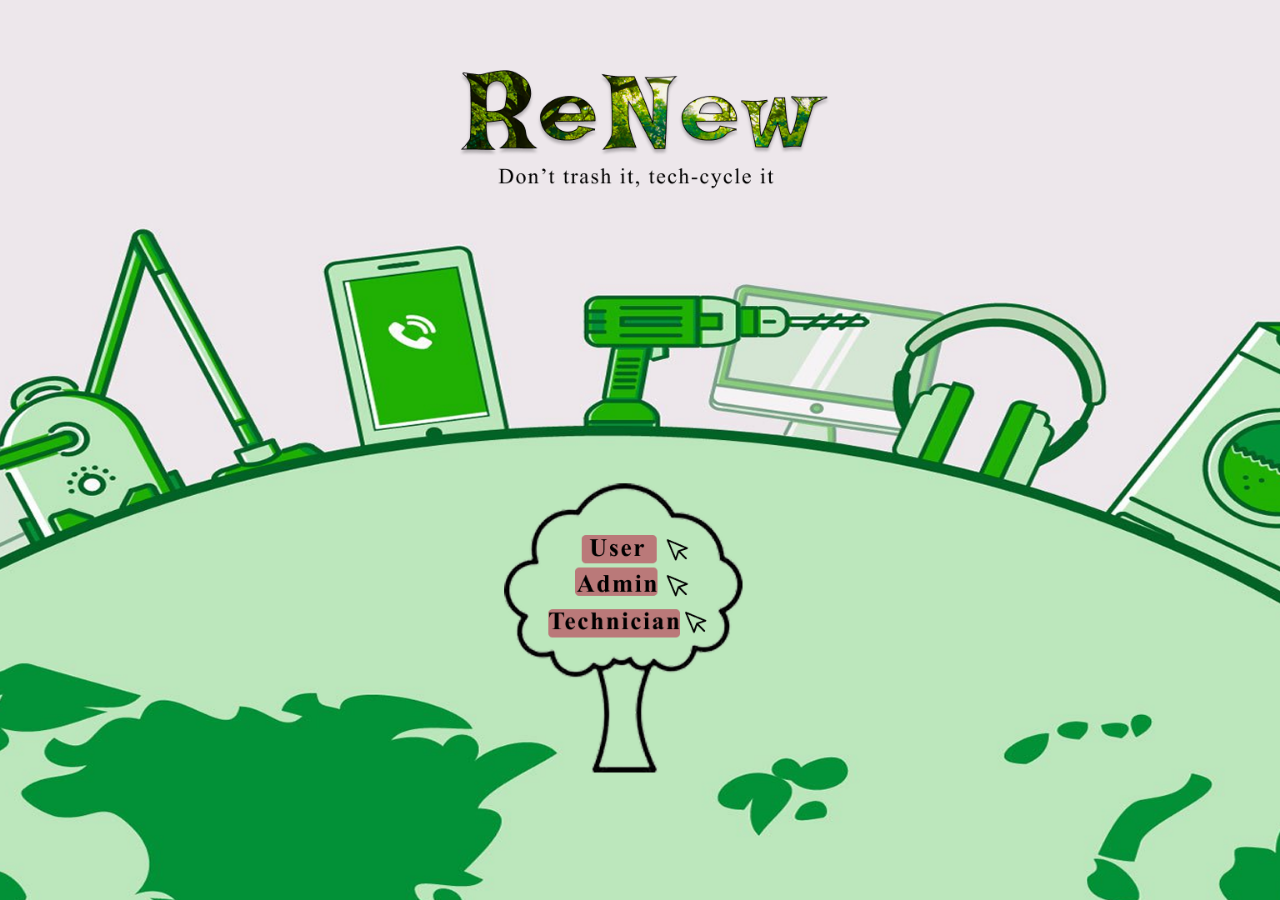
<file: home/index.html>
<!DOCTYPE html>
<html lang="en">
<head>
  <meta charset="UTF-8">
  <title>ReNew - Home</title>
  <link rel="stylesheet" href="style.css">
</head>
<body class="fade-in">

<div class="hero home">

  <!-- Falling leaves -->
  <div class="leaves">
    <span></span><span></span><span></span><span></span><span></span><span></span><span></span>
  </div>

  <!-- Invisible clickable areas -->
  <a href="user-login.html" class="hotspot user"></a>
  <a href="admin-login.html" class="hotspot admin"></a>
  <a href="technician-login.html" class="hotspot technician"></a>

</div>

<script>
  // Smooth page transition
  document.querySelectorAll('a').forEach(link => {
    link.addEventListener('click', function(e) {
      e.preventDefault();
      const href = this.getAttribute('href');
      document.body.classList.add('fade-out');
      setTimeout(() => {
        window.location.href = href;
      }, 400);
    });
  });
</script>

</body>
</html>
</file>
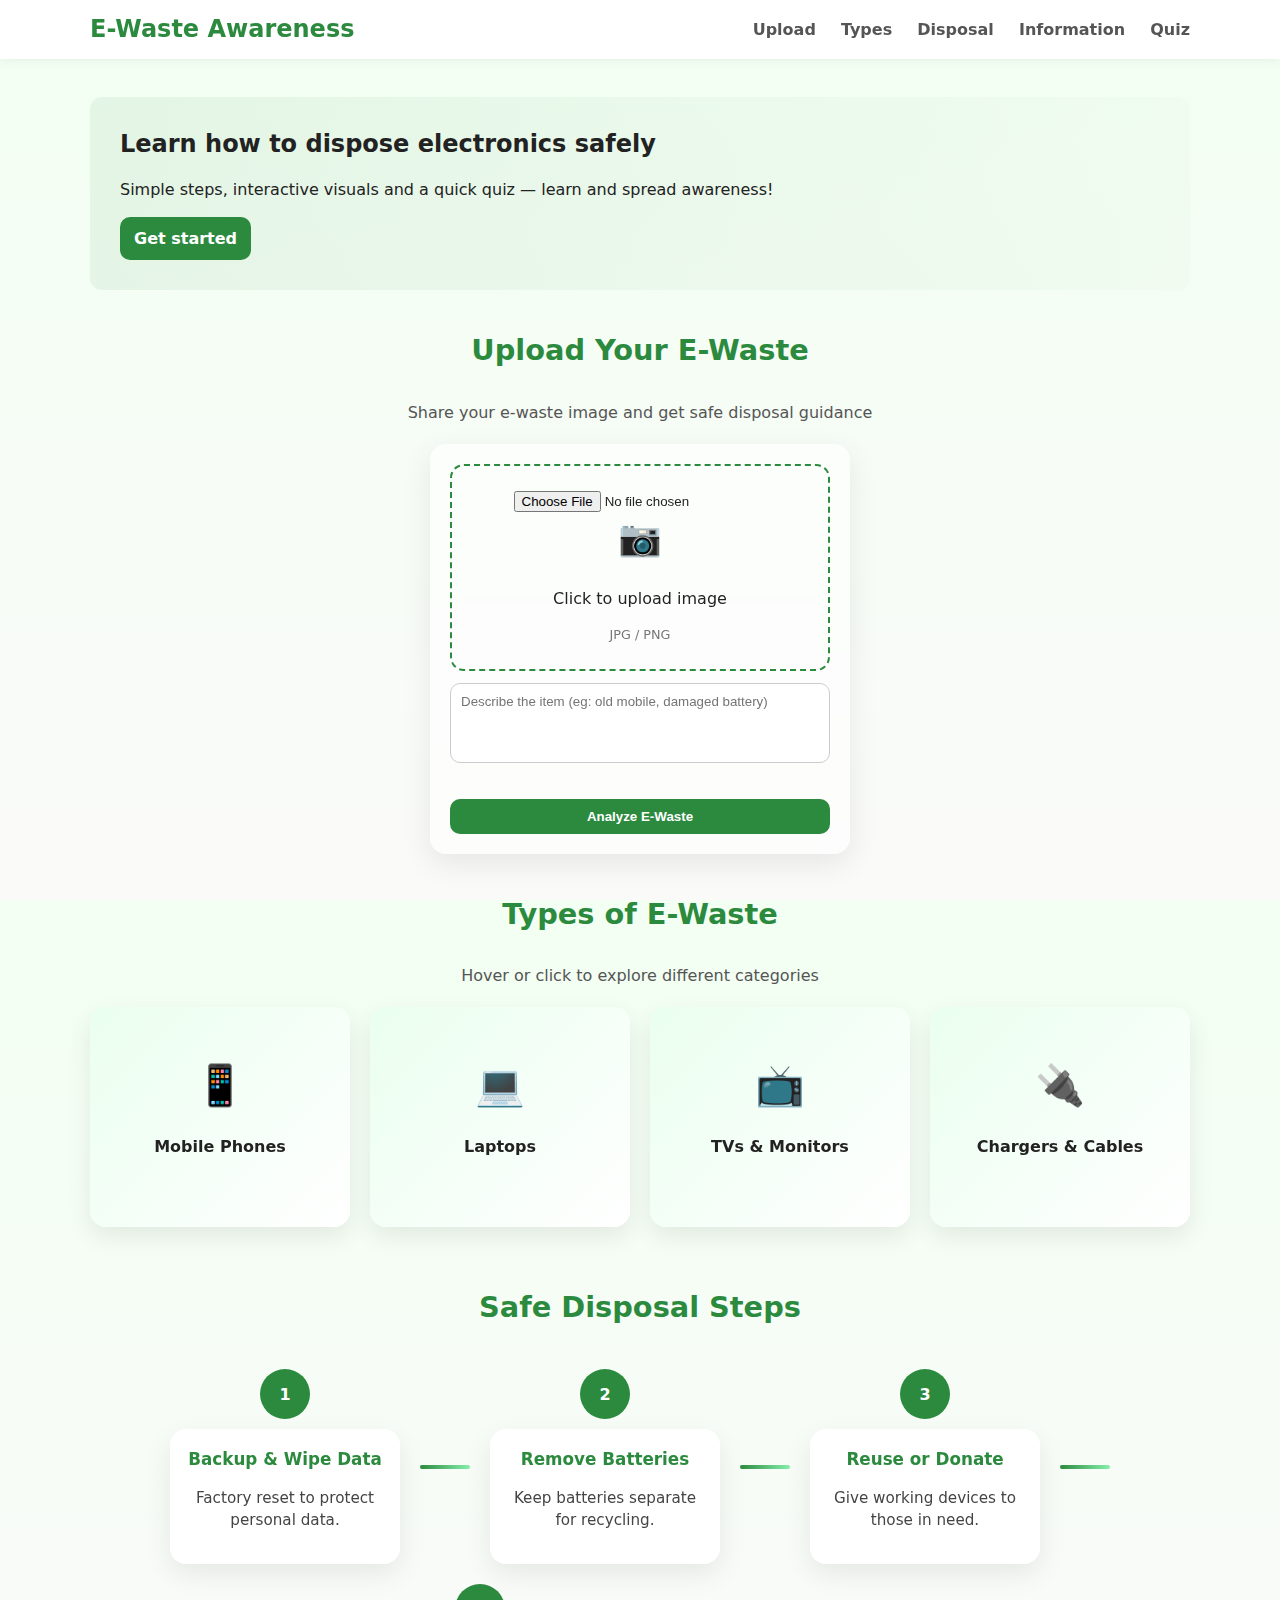
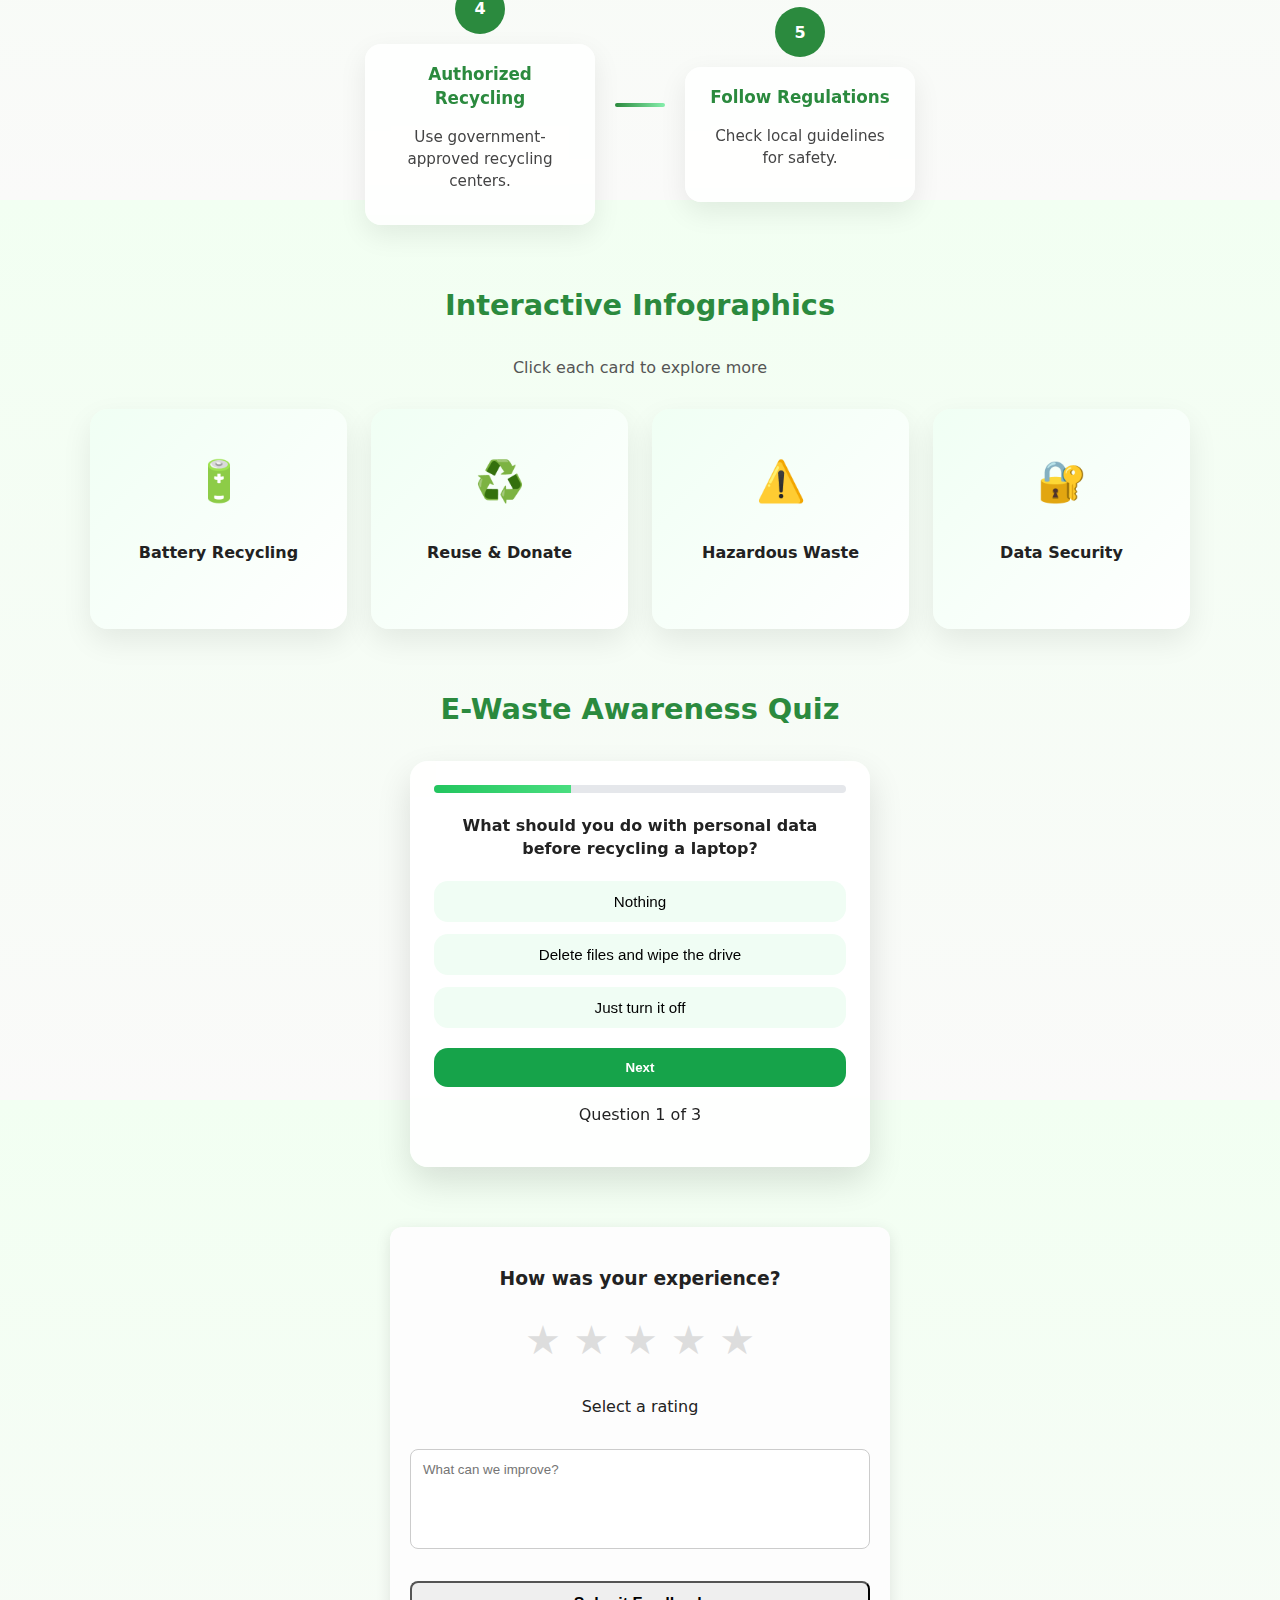
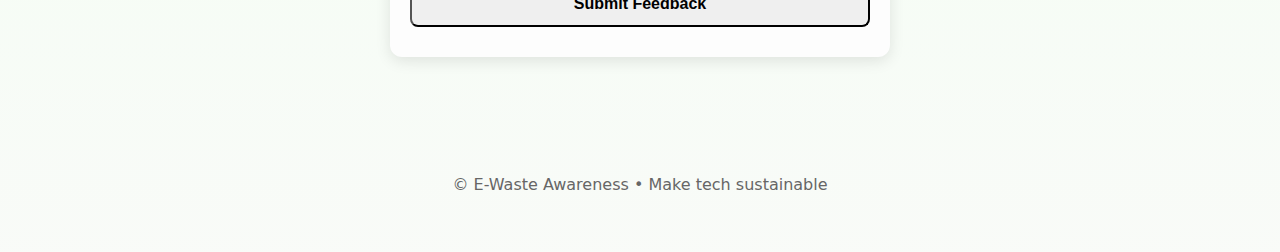
<file: user-main/index.html>
<!doctype html>
<html lang="en">
<head>
  <meta charset="utf-8" />
  <meta name="viewport" content="width=device-width,initial-scale=1" />
  <title>E-Waste Awareness</title>
  <link rel="stylesheet" href="style.css" />
</head>
<body>
  <header class="site-header">
    <div class="container header-inner">
      <h1 class="logo">E-Waste Awareness</h1>
      <nav class="main-nav">
        <a href="#Upload">Upload</a>
        <a href="#types">Types</a>
        <a href="#disposal">Disposal</a>
        <a href="#informations">Information</a>
        <a href="#quiz">Quiz</a>
      </nav>
    </div>
  </header>

  <main class="container">
    
    <section class="hero">
      <h2>Learn how to dispose electronics safely</h2>
      <p>Simple steps, interactive visuals and a quick quiz — learn and spread awareness!</p>
      <a class="btn" href="#types">Get started</a>
    </section>
    
    <!-- Upload Section -->
<section id="Upload" class="upload-section">
      <h3 class="section-title">Upload Your E-Waste</h3>
      <p class="section-sub">Share your e-waste image and get safe disposal guidance</p>

      <div class="upload-card">
        <label class="upload-area">
          <input type="file" id="imageInput" accept="image/*" >
          <div class="upload-icon">📷</div>
          <p>Click to upload image</p>
          <span>JPG / PNG</span>
        </label>

        <textarea id="description" placeholder="Describe the item (eg: old mobile, damaged battery)"></textarea>

        <button class="btn upload-btn" onclick="handleUpload()">Analyze E-Waste</button>
      </div>

      <div id="previewSection" class="preview-card hidden">
        <img id="previewImage">
        <div class="suggestion-box">
          <h4>♻ Disposal Suggestion</h4>
          <p id="suggestionText"></p>
        </div>
      </div>
      <span class="badge green" style="display:none" id="techBadge">Technician Replied</span>

      <div class="tech-response" style="display:none">
  <p><strong>Technician Suggestion:</strong>
    <span class="tech-suggestion"></span>
  </p>
  
    <span class="tech-phone"></span>
  </p>
</div>

      
    </section>


    <section id="types" class="types-section">
      <h3 class="section-title">Types of E-Waste</h3>
      <p class="section-sub">Hover or click to explore different categories</p>

      <div class="types-grid">
        <div class="type-card">
          <div class="card-inner">
            <div class="card-front">
              <span class="emoji">📱</span>
              <h4>Mobile Phones</h4>
            </div>
            <div class="card-back">
              <p>Mobile phones are one of the largest contributors due to frequent upgrades.</p>
              <div class="progress-box">
                <span>Contribution</span>
                <div class="progress"><div class="progress-fill" style="--value:70%"></div></div>
                <small>70%</small>
              </div>
            </div>
          </div>
        </div>

        <div class="type-card">
          <div class="card-inner">
            <div class="card-front">
              <span class="emoji">💻</span>
              <h4>Laptops</h4>
            </div>
            <div class="card-back">
              <p>Laptops contain batteries and circuit boards that must be recycled safely.</p>
              <div class="progress-box">
                <span>Contribution</span>
                <div class="progress"><div class="progress-fill" style="--value:60%"></div></div>
                <small>60%</small>
              </div>
            </div>
          </div>
        </div>

        <div class="type-card">
          <div class="card-inner">
            <div class="card-front">
              <span class="emoji">📺</span>
              <h4>TVs & Monitors</h4>
            </div>
            <div class="card-back">
              <p>Old TVs and monitors may contain lead and hazardous materials.</p>
              <div class="progress-box">
                <span>Contribution</span>
                <div class="progress"><div class="progress-fill" style="--value:50%"></div></div>
                <small>50%</small>
              </div>
            </div>
          </div>
        </div>

        <div class="type-card">
          <div class="card-inner">
            <div class="card-front">
              <span class="emoji">🔌</span>
              <h4>Chargers & Cables</h4>
            </div>
            <div class="card-back">
              <p>Chargers and cables contain recyclable metals like copper.</p>
              <div class="progress-box">
                <span>Contribution</span>
                <div class="progress"><div class="progress-fill" style="--value:40%"></div></div>
                <small>40%</small>
              </div>
            </div>
          </div>
        </div>
      </div>
    </section>

    <section id="disposal" class="disposal-horizontal">
  <h3 class="section-title">Safe Disposal Steps</h3>
  <div class="horizontal-steps">
    <div class="h-step">
      <div class="h-circle">1</div>
      <div class="h-box"><h4>Backup & Wipe Data</h4><p>Factory reset to protect personal data.</p></div>
    </div>
    <div class="h-line"></div>
    <div class="h-step">
      <div class="h-circle">2</div>
      <div class="h-box"><h4>Remove Batteries</h4><p>Keep batteries separate for recycling.</p></div>
    </div>
    <div class="h-line"></div>
    <div class="h-step">
      <div class="h-circle">3</div>
      <div class="h-box"><h4>Reuse or Donate</h4><p>Give working devices to those in need.</p></div>
    </div>
    <div class="h-line"></div>
    <div class="h-step">
      <div class="h-circle">4</div>
      <div class="h-box"><h4>Authorized Recycling</h4><p>Use government-approved recycling centers.</p></div>
    </div>
    <div class="h-line"></div>
    <div class="h-step">
      <div class="h-circle">5</div>
      <div class="h-box"><h4>Follow Regulations</h4><p>Check local guidelines for safety.</p></div>
    </div>
  </div>
</section>

<section id="informations" class="infographics-adv">
  <h3 class="section-title">Interactive Infographics</h3>
  <p class="section-sub">Click each card to explore more</p>

  <div class="info-grid">
    <div class="info-item" onclick="toggleInfo(this)">
      <div class="info-front">
        <span class="info-icon">🔋</span>
        <h4>Battery Recycling</h4>
      </div>
      <div class="info-back">
        <p>Batteries contain hazardous chemicals and must be disposed only at authorized battery collection points.</p>
      </div>
    </div>

    <div class="info-item" onclick="toggleInfo(this)">
      <div class="info-front">
        <span class="info-icon">♻️</span>
        <h4>Reuse & Donate</h4>
      </div>
      <div class="info-back">
        <p>Working electronics can be reused or donated to reduce environmental impact.</p>
      </div>
    </div>

    <div class="info-item" onclick="toggleInfo(this)">
      <div class="info-front">
        <span class="info-icon">⚠️</span>
        <h4>Hazardous Waste</h4>
      </div>
      <div class="info-back">
        <p>E-waste contains toxic materials like lead and mercury which harm soil and water.</p>
      </div>
    </div>

    <div class="info-item" onclick="toggleInfo(this)">
      <div class="info-front">
        <span class="info-icon">🔐</span>
        <h4>Data Security</h4>
      </div>
      <div class="info-back">
        <p>Always wipe personal data before disposing electronic devices.</p>
      </div>
    </div>
  </div>
</section>

    <section id="quiz" class="quiz-adv">
      <h3 class="section-title">E-Waste Awareness Quiz</h3>
      <div class="quiz-card">
        <div class="quiz-progress"><div id="quizProgress"></div></div>
        <h4 id="quizQuestion"></h4>
        <div id="quizOptions" class="quiz-options"></div>
        <button id="nextBtn" class="quiz-btn">Next</button>
        <p id="quizCounter"></p>
      </div>
    </section>

    <section class="feedback-container">
      <h3>How was your experience?</h3>
      <div class="star-rating">
        <span class="star" data-value="1" onclick="handleStarClick(1)">&#9733;</span>
        <span class="star" data-value="2" onclick="handleStarClick(2)">&#9733;</span>
        <span class="star" data-value="3" onclick="handleStarClick(3)">&#9733;</span>
        <span class="star" data-value="4" onclick="handleStarClick(4)">&#9733;</span>
        <span class="star" data-value="5" onclick="handleStarClick(5)">&#9733;</span>
      </div>
      <p id="rating-status">Select a rating</p>
      <textarea id="feedbackText" placeholder="What can we improve?"></textarea>
      <button id="submitFeedback" class="final-btn">Submit Feedback</button>
    </section>

  </main>

  <footer class="site-footer">
    <div class="container">
      <p>© E-Waste Awareness • Make tech sustainable</p>
    </div>
  </footer>

  <script src="quiz.js"></script>
  <script src="script.js"></script>
</body>
</html>
</file>
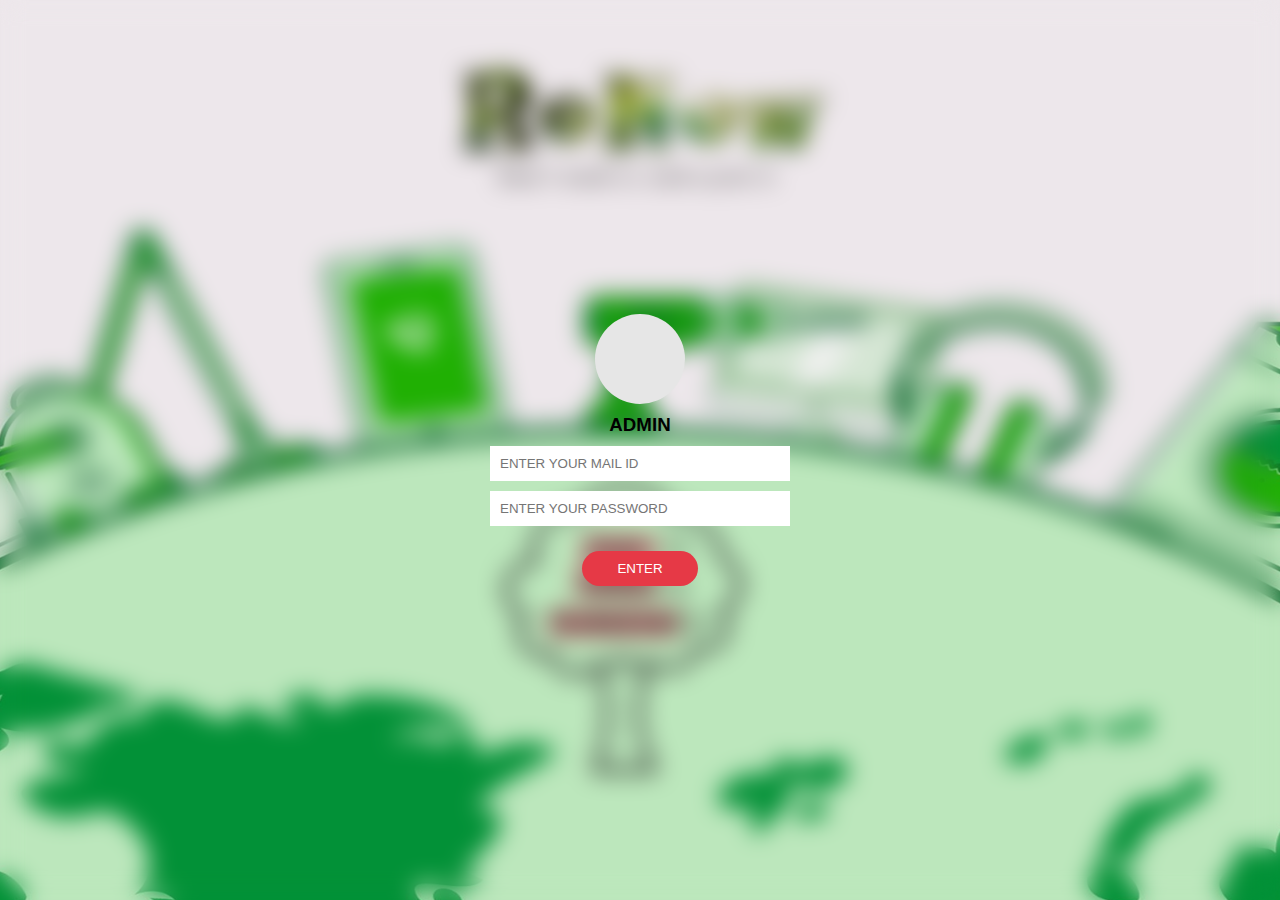
<file: home/admin-login.html>
<!DOCTYPE html>
<html lang="en">
<head>
  <meta charset="UTF-8">
  <title>Admin Login</title>
  <link rel="stylesheet" href="style.css">
</head>
<body>

<div class="hero login">
  <div class="login-box">
    <div class="avatar"></div>
    <h3>ADMIN</h3>

    <input type="email" id="adminEmail" placeholder="ENTER YOUR MAIL ID">
    <input type="password" id="adminPass" placeholder="ENTER YOUR PASSWORD">

    <button class="enter-btn" onclick="checkLogin()">ENTER</button>
  </div>
</div>

<script>
function checkLogin() {
    const email = document.getElementById('adminEmail').value;
    const pass = document.getElementById('adminPass').value;

    if (email === "adminwe4@gmail.com" && pass === "pmpm@csed") {
        sessionStorage.setItem("isAdminLoggedIn", "true");
        
        // FIXED PATH: Go up one level (..) then into the admin folder
        window.location.href = "../admin/admin-page.html"; 
    } else {
        alert("Something went wrong! You entered the wrong password or email.");
    }
}
</script>

</body>
</html>
</file>
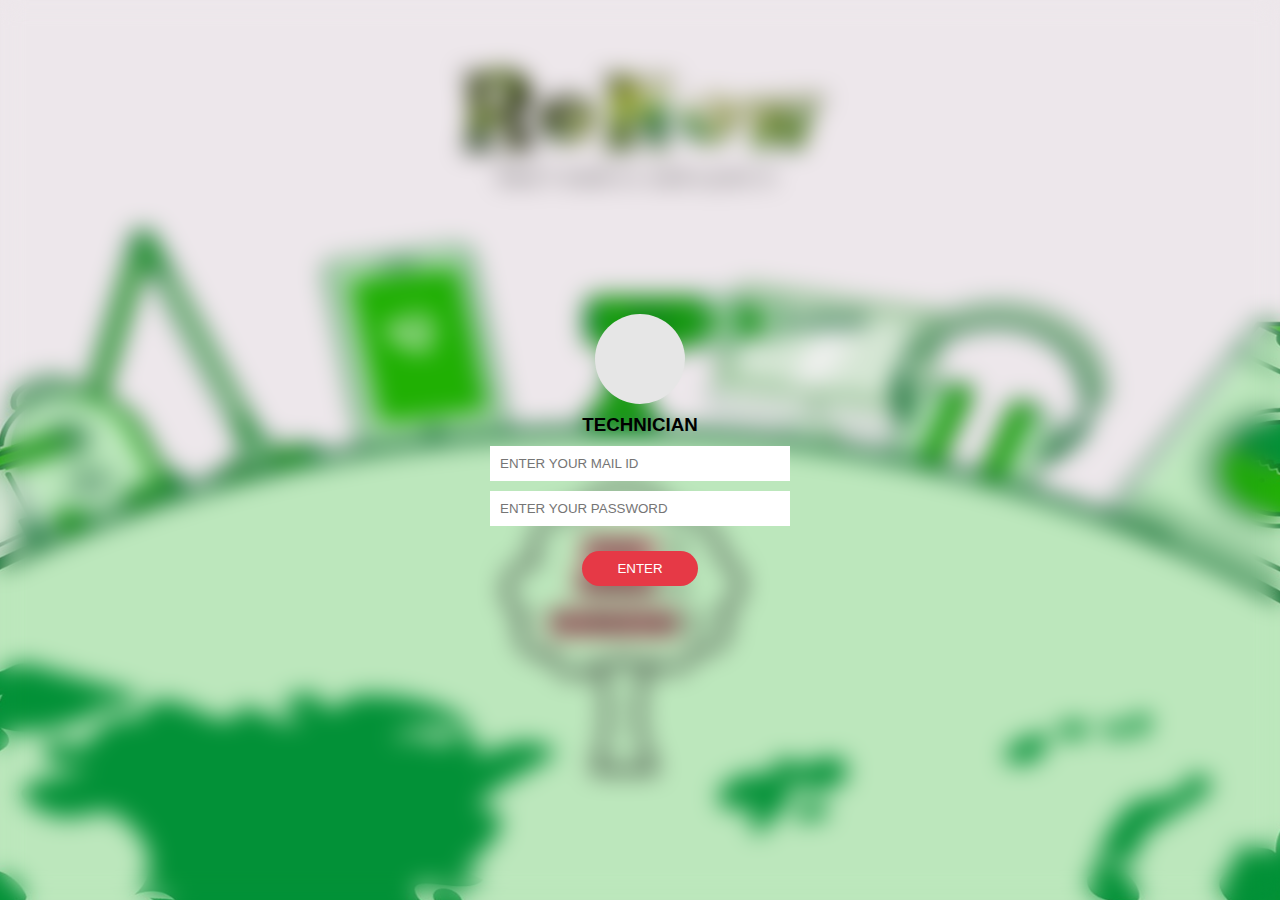
<file: home/technician-login.html>
<!DOCTYPE html>
<html lang="en">
<head>
  <meta charset="UTF-8">
  <title>Technician Login</title>
  <link rel="stylesheet" href="style.css">
</head>
<body>

<div class="hero login">
  <div class="login-box">

    <div class="avatar"></div>
    <h3>TECHNICIAN</h3>

    <input type="email" id="techEmail" placeholder="ENTER YOUR MAIL ID">
    <input type="password" id="techPass" placeholder="ENTER YOUR PASSWORD">

    <!-- ✅ onclick added -->
    <button class="enter-btn" onclick="checkTechnicianLogin()">ENTER</button>

  </div>
</div>
<script>

function checkTechnicianLogin() {

  const email = document.getElementById("techEmail").value;
  const pass  = document.getElementById("techPass").value;

  if (email === "tech@gmail.com" && pass === "tech@123") {

    sessionStorage.setItem("isTechnicianLoggedIn", "true");

    // ✅ correct file name
    window.location.href = "../technician/tech.html";

  } else {
    alert("Invalid Technician Login ❌");
  }
}
</script>






</body>
</html>
</file>
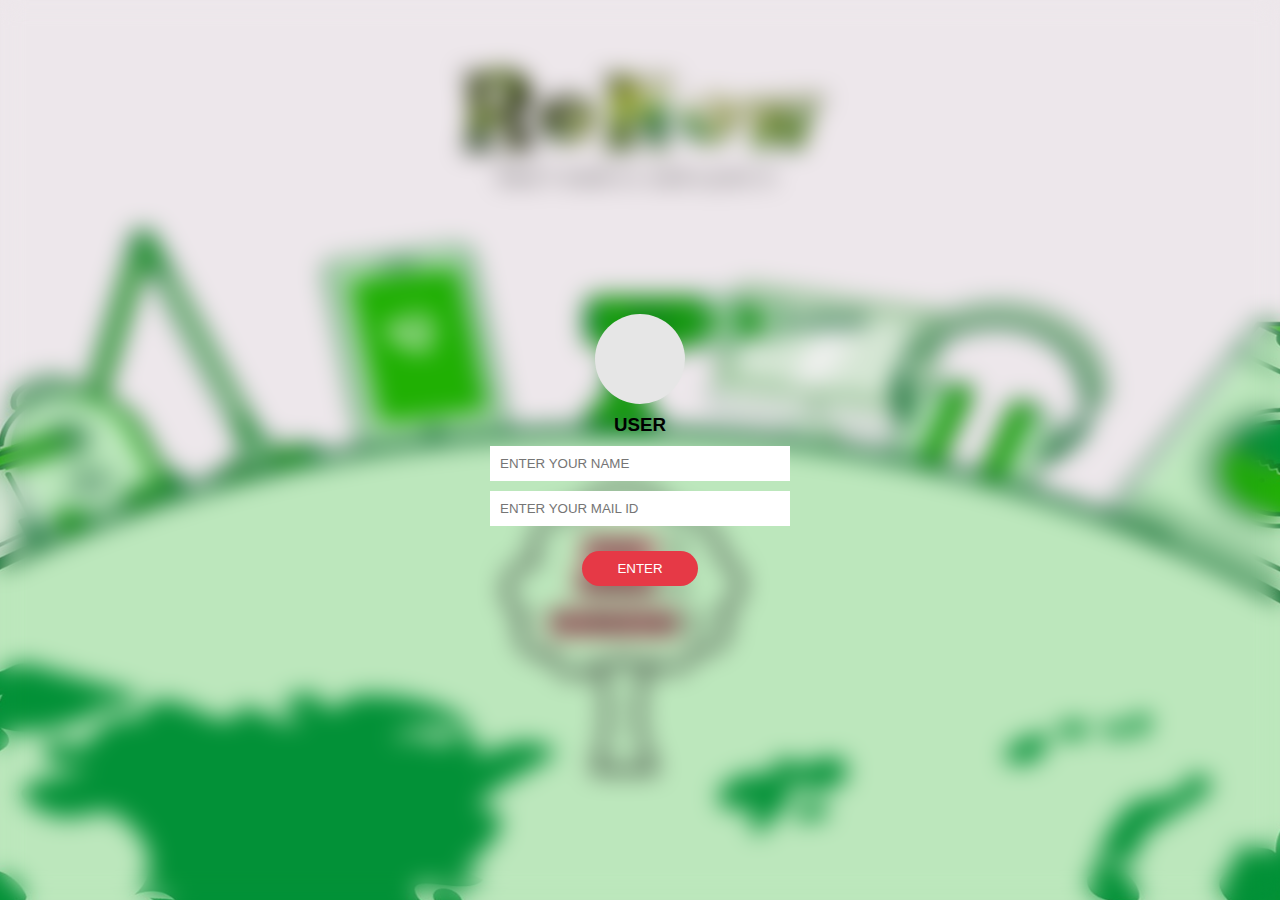
<file: home/user-login.html>
<!DOCTYPE html>
<html lang="en">
<head>
  <meta charset="UTF-8">
  <title>User Login</title>
  <link rel="stylesheet" href="style.css">
</head>
<body>

<div class="hero login">
  <div class="login-box">
    <div class="avatar"></div>
    <h3>USER</h3>

    <input type="text" id="userName" placeholder="ENTER YOUR NAME" required>
    <input type="email" id="userEmail" placeholder="ENTER YOUR MAIL ID" required>

    <button class="enter-btn" id="loginBtn">ENTER</button>
  </div>
</div>

<script>
  const loginBtn = document.getElementById("loginBtn");

  loginBtn.addEventListener("click", function(e) {
    const nameValue = document.getElementById("userName").value;
    const emailValue = document.getElementById("userEmail").value; // Capture the email

    if (nameValue === "" || emailValue === "") {
      alert("Please enter both your name and email.");
      return;
    }

    // Save BOTH values so the technician can see them later
    localStorage.setItem("username", nameValue);
    localStorage.setItem("userEmail", emailValue); 

    window.location.href = "../user-main/index.html";
  });
</script>

</body>
</html>
</file>
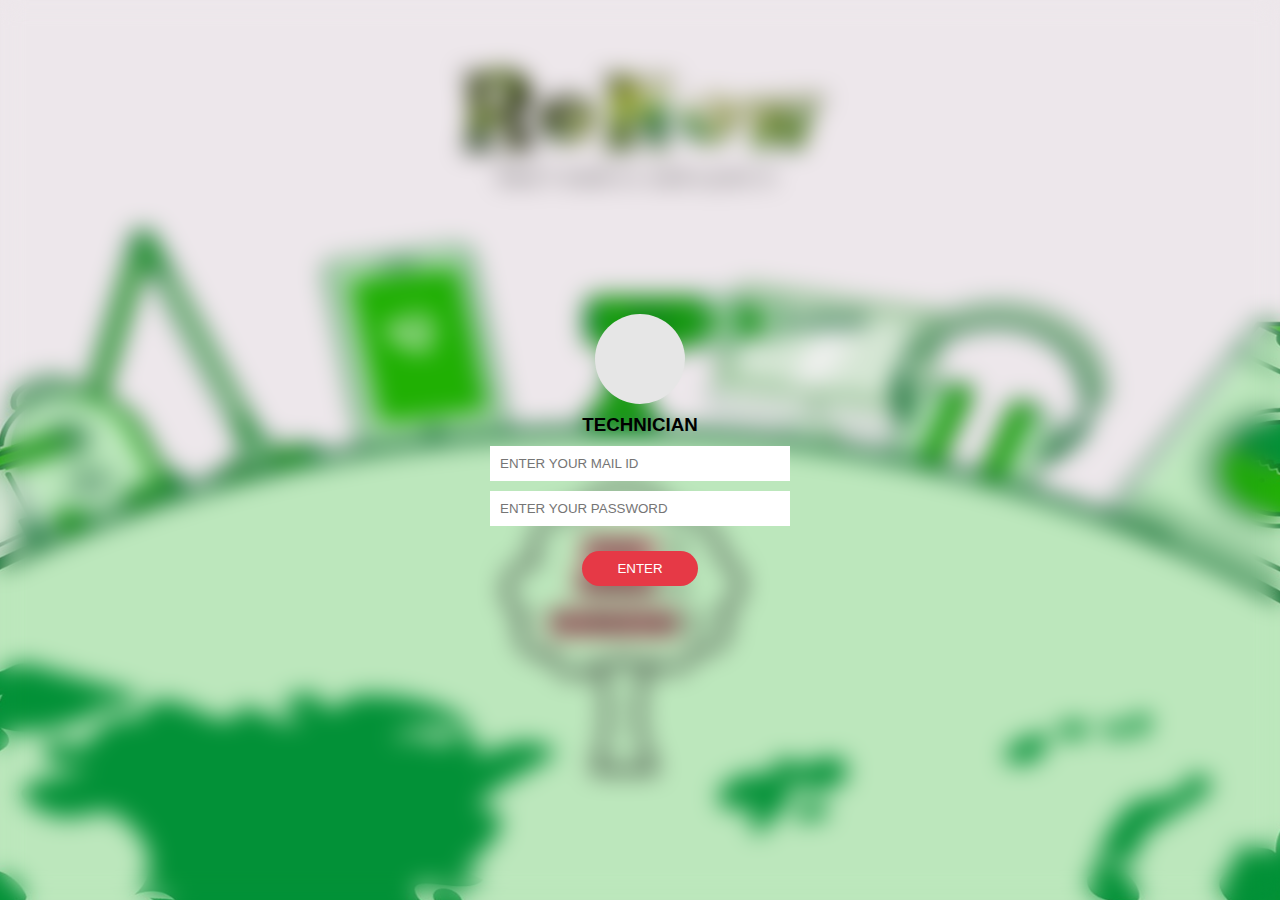
<file: technician/tech.html>
<!DOCTYPE html>
<html lang="en">
<head>
<meta charset="UTF-8">
<title>Technician Dashboard</title>
<link rel="stylesheet" href="tech.css">

<script>
  if(sessionStorage.getItem("isTechnicianLoggedIn") !== "true"){
    window.location.href = "../home/technician-login.html";
  }
</script>
</head>

<body>

<h1>🧑‍🔧 Technician Dashboard</h1>

<table class="tech-table">
  <thead>
    <tr>
      <th>Image</th>
      <th>User</th>
      <th>Category</th>
      <th>Problem</th>
      <th>Suggestion</th>
    </tr>
  </thead>
  <tbody id="techTable"></tbody>
</table>

<script src="tech.js"></script>
</body>
</html>
</file>
<file: home/style.css>
* {
  margin: 0;
  padding: 0;
  box-sizing: border-box;
  font-family: Arial, sans-serif;
}

/* HERO */
.hero {
  width: 100%;
  min-height: 100vh;
  background-image: url("Desktop - 1.png");
  background-size: cover;
  background-position: center;
  display: flex;
  justify-content: center;
  align-items: center;
  position: relative;
}

/* HOME IMAGE */
.home img {
  width: 100%;
  max-width: 1440px;
}

/* TREE TEXT LINKS */
.tree-links {
  position: absolute;
  top: 60%;
  text-align: center;
  z-index: 3;
}

.tree-links a {
  display: block;
  margin: 8px 0;
  text-decoration: none;
  color: black;
  font-weight: bold;
}

/* BLUR BACKGROUND */
.login::before {
  content: "";
  position: absolute;
  inset: 0;
  background-image: inherit;
  background-size: inherit;
  background-position: inherit;
  filter: blur(12px);
  z-index: 1;
}

/* LOGIN BOX */
.login-box {
  position: relative;
  z-index: 2;
  text-align: center;
}

/* AVATAR */
.avatar {
  width: 90px;
  height: 90px;
  background: #e6e6e6;
  border-radius: 50%;
  margin: 0 auto 10px;
}

/* INPUTS STACKED */
.login-box input {
  display: block;
  width: 300px;
  padding: 10px;
  margin: 10px auto;
  border: none;
}

/* BUTTON */
.enter-btn {
  margin-top: 15px;
  padding: 10px 35px;
  border-radius: 20px;
  border: none;
  background: #e63946;
  color: white;
  cursor: pointer;
  transition: 0.3s;
}

.enter-btn:hover {
  transform: scale(1.1);
  box-shadow: 0 0 15px #ff4d4d;
}
/* INVISIBLE CLICK AREAS */
.hotspot {
  position: absolute;
  cursor: pointer;
}

/* Adjust positions carefully (no visual change) */
.hotspot.user {
  width: 120px;
  height: 40px;
  top: 58%;
  left: 47%;
}

.hotspot.admin {
  width: 120px;
  height: 40px;
  top: 63%;
  left: 47%;
}

.hotspot.technician {
  width: 120px;
  height: 40px;
  top: 68%;
  left: 47%;
}
/* =========================
   PAGE FADE
========================= */
.fade-in {
  animation: fadeIn 0.8s ease forwards;
}

.fade-out {
  animation: fadeOut 0.4s ease forwards;
}

@keyframes fadeIn {
  from { opacity: 0; }
  to { opacity: 1; }
}

@keyframes fadeOut {
  from { opacity: 1; }
  to { opacity: 0; }
}



/* =========================
   FALLING LEAVES – SMOOTH & NATURAL
========================= */
.leaves {
  position: absolute;
  inset: 0;
  pointer-events: none;
  overflow: hidden;
  z-index: 1;
}

.leaves span {
  position: absolute;
  top: -10%;
  width: 12px;
  height: 12px;
  background: rgba(76, 175, 80, 0.5);
  border-radius: 0 70% 70% 70%;
  animation: fall linear infinite, sway ease-in-out infinite;
}

/* Individual leaf tuning */
.leaves span:nth-child(1) { left: 8%;  animation-duration: 14s, 4s; }
.leaves span:nth-child(2) { left: 20%; width: 10px; height: 10px; animation-duration: 18s, 6s; }
.leaves span:nth-child(3) { left: 35%; animation-duration: 16s, 5s; }
.leaves span:nth-child(4) { left: 50%; width: 14px; height: 14px; animation-duration: 20s, 7s; }
.leaves span:nth-child(5) { left: 65%; animation-duration: 17s, 6s; }
.leaves span:nth-child(6) { left: 78%; width: 11px; height: 11px; animation-duration: 19s, 5s; }
.leaves span:nth-child(7) { left: 90%; animation-duration: 15s, 4s; }

/* Falling motion */
@keyframes fall {
  0% {
    top: -10%;
    transform: rotate(0deg);
    opacity: 0.6;
  }
  100% {
    top: 110%;
    transform: rotate(360deg);
    opacity: 0.6;
  }
}

/* Wind sway */
@keyframes sway {
  0%, 100% {
    margin-left: 0;
  }
  50% {
    margin-left: 25px;
  }
}
</file>
<file: user-main/style.css>
:root{
  --bg: #fafaf9;
  --card: #ffffff;
  --accent: #2b8a3e;
  --muted: #666;
  --container-width: 1100px;
  --radius: 12px;
  --gap: 16px;
  font-family: Inter, "Segoe UI", Roboto, system-ui, -apple-system, "Noto Sans", "Helvetica Neue", Arial;
}

*{box-sizing:border-box}
html,body{height:100%}
body{
  margin:0;
  background:linear-gradient(180deg,#f2fff2 0%,var(--bg) 100%);
  color:#222;
  -webkit-font-smoothing:antialiased;
  -moz-osx-font-smoothing:grayscale;
  line-height:1.45;
}

.container{
  width: min(94%, var(--container-width));
  margin: 0 auto;
  padding: 20px 0;
}

.site-header{
  background: white;
  box-shadow: 0 2px 10px rgba(20,20,20,0.06);
  position: sticky;
  top: 0;
  z-index: 20;
}
.header-inner{
  display:flex;
  gap: 12px;
  align-items:center;
  justify-content:space-between;
  padding: 12px 0;
}
.logo{margin:0;color:var(--accent)}
.main-nav a{
  margin-left:12px;
  text-decoration:none;
  color:var(--muted);
  font-weight:600;
}
.hero{
  background: linear-gradient(90deg, rgba(43,138,62,0.08), rgba(43,138,62,0.02));
  padding: 30px;
  border-radius: var(--radius);
  margin: 18px 0;
}
.hero h2{margin:0 0 8px 0}
.btn{
  display:inline-block;
  background:var(--accent);
  color:white;
  padding:10px 14px;
  border-radius:10px;
  text-decoration:none;
  font-weight:600;
  border:none;
  cursor:pointer;
}
.card-section{margin: 22px 0;padding: 8px}
.grid{
  display:grid;
  gap:var(--gap);
  grid-template-columns: repeat(auto-fit,minmax(200px,1fr));
  margin-top:12px;
}
.card{
  background:var(--card);
  padding:14px;
  border-radius:10px;
  box-shadow: 0 6px 18px rgba(12,12,12,0.04);
}
.steps{padding-left:18px}

.infographics .info-card{
  cursor:pointer;
  padding:14px;
  border-radius:10px;
  transition:transform .15s ease, box-shadow .15s ease;
  background: linear-gradient(180deg,#fff 0%, #fbfffb 100%);
}
.info-card:hover{transform:translateY(-6px); box-shadow:0 8px 20px rgba(12,12,12,0.08)}

.search-box{
  display:flex;
  gap:8px;
  margin-top:10px;
}
.search-box input[type="search"]{
  flex:1;
  padding:10px;
  border-radius:8px;
  border:1px solid #ddd;
}
.result-box{
  margin-top:12px;
  padding:12px;
  border-radius:10px;
  background: #fff;
  box-shadow: 0 6px 18px rgba(12,12,12,0.03);
}

/* Quiz */
.quiz-form .q{margin-bottom:14px}
.quiz-form label{display:block; margin:6px 0; font-size:0.95rem}

/* Modal */
.modal{
  position:fixed;
  inset:0;
  display:flex;
  align-items:center;
  justify-content:center;
  background: rgba(10,10,10,0.45);
  z-index: 60;
}
.modal.hidden{display:none}
.modal-content{
  width: min(680px, 92%);
  background: #fff;
  padding:20px;
  border-radius:12px;
  position:relative;
}
.modal-close{
  position:absolute;
  top:8px;
  right:8px;
  background:transparent;
  border:none;
  font-size:22px;
  cursor:pointer;
  color:#444;
}

/* Footer */
.site-footer{
  margin-top:30px;
  padding:18px 0;
  text-align:center;
  color:var(--muted);
}

/* Responsiveness small */
@media (max-width:620px){
  .header-inner{flex-direction:column; align-items:flex-start; gap:8px}
  .main-nav a{margin-left:0}
  .hero{padding:18px}
}
/* Upload Section */
.upload-section{
  margin:40px 0;
  text-align:center;
}

.section-title{
  font-size:1.8rem;
  color:#2b8a3e;
}

.section-sub{
  color:#555;
  margin-bottom:20px;
}

/* Upload Card */
.upload-card{
  max-width:420px;
  margin:auto;
  padding:20px;
  background:rgba(255,255,255,0.6);
  backdrop-filter: blur(12px);
  border-radius:16px;
  box-shadow:0 10px 30px rgba(0,0,0,0.08);
  animation: floatUp 1s ease;
}

/* Upload Area */
/* Upload Section */
.upload-section{
  margin:40px 0;
  text-align:center;
}

.section-title{
  font-size:1.8rem;
  color:#2b8a3e;
}

.section-sub{
  color:#555;
  margin-bottom:20px;
}

/* Upload Card */
.upload-card{
  max-width:420px;
  margin:auto;
  padding:20px;
  background:rgba(255,255,255,0.6);
  backdrop-filter: blur(12px);
  border-radius:16px;
  box-shadow:0 10px 30px rgba(0,0,0,0.08);
  animation: floatUp 1s ease;
}

/* Upload Area */
.upload-area{
  display:flex;
  flex-direction:column;
  align-items:center;
  justify-content:center;
  border:2px dashed #2b8a3e;
  padding:25px;
  border-radius:14px;
  cursor:pointer;
  transition:all 0.3s ease;
}

.upload-area:hover{
  background:#f1fff4;
  transform:scale(1.03);
}

.upload-icon{
  font-size:2.2rem;
  margin-bottom:8px;
}

.upload-area span{
  font-size:0.8rem;
  color:#777;
}

/* Textarea */
.upload-card textarea{
  width:100%;
  margin-top:12px;
  padding:10px;
  border-radius:10px;
  border:1px solid #ccc;
  resize:none;
  height:80px;
}

/* Button */
.upload-btn{
  margin-top:14px;
  width:100%;
}

/* Preview Card */
.preview-card{
  margin-top:25px;
  padding:18px;
  max-width:420px;
  margin-inline:auto;
  background:#ffffff;
  border-radius:16px;
  box-shadow:0 12px 30px rgba(0,0,0,0.08);
  animation: fadeIn 0.8s ease;
}

.preview-card img{
  width:100%;
  max-height:240px;
  object-fit:contain;
  border-radius:12px;
  margin-bottom:12px;
  animation: zoomIn 0.6s ease;
}

/* Suggestion Box */
.suggestion-box{
  background:#f4fff7;
  padding:12px;
  border-radius:10px;
  border-left:5px solid #2b8a3e;
  text-align:left;
}

/* Animations */
@keyframes fadeIn{
  from{opacity:0; transform:translateY(20px)}
  to{opacity:1; transform:translateY(0)}
}

@keyframes zoomIn{
  from{transform:scale(0.9)}
  to{transform:scale(1)}
}

@keyframes floatUp{
  from{opacity:0; transform:translateY(30px)}
  to{opacity:1; transform:translateY(0)}
}

.hidden{
  display:none;
}


/* Types Section */
.types-section{
  margin:40px 0;
  text-align:center;
}

.types-grid{
  display:grid;
  grid-template-columns:repeat(auto-fit,minmax(200px,1fr));
  gap:20px;
  margin-top:20px;
}

/* Card Container */
.type-card{
  perspective:1000px;
}

/* Inner Card */
.card-inner{
  position:relative;
  width:100%;
  height:220px;
  transition:transform 0.8s;
  transform-style:preserve-3d;
}

/* Hover / Click Flip */
.type-card:hover .card-inner{
  transform:rotateY(180deg);
}

/* Card Faces */
.card-front,
.card-back{
  position:absolute;
  inset:0;
  display:flex;
  flex-direction:column;
  align-items:center;
  justify-content:center;
  border-radius:16px;
  backface-visibility:hidden;
  box-shadow:0 10px 25px rgba(0,0,0,0.08);
}

/* Front */
.card-front{
  background:linear-gradient(135deg,#eaffef,#ffffff);
}

.card-front .emoji{
  font-size:2.5rem;
  animation: bounce 2s infinite;
}

/* Back */
.card-back{
  background:#2b8a3e;
  color:#fff;
  transform:rotateY(180deg);
  padding:15px;
}

/* Animations */
@keyframes bounce{
  0%,100%{transform:translateY(0)}
  50%{transform:translateY(-6px)}
}
/* Disposal Section */
.disposal-section{
  margin:50px 0;
  text-align:center;
}

.steps-container{
  max-width:700px;
  margin:30px auto;
  display:flex;
  flex-direction:column;
  gap:18px;
}

/* Step Card */
.step-card{
  display:flex;
  align-items:center;
  gap:16px;
  padding:16px;
  border-radius:14px;
  background:#ffffff;
  box-shadow:0 8px 22px rgba(0,0,0,0.06);
  transition:all 0.3s ease;
  animation: slideUp 0.8s ease forwards;
}

.step-card:hover{
  transform:translateX(8px);
  box-shadow:0 12px 30px rgba(0,0,0,0.1);
}

/* Circle */
.step-circle{
  min-width:46px;
  height:46px;
  border-radius:50%;
  background:#2b8a3e;
  color:#fff;
  font-weight:700;
  display:flex;
  align-items:center;
  justify-content:center;
  font-size:1.1rem;
}

/* Content */
.step-content{
  text-align:left;
}

.step-content h4{
  margin:0;
  color:#2b8a3e;
}

.step-content p{
  margin:4px 0 0;
  color:#555;
  font-size:0.95rem;
}

/* Animation */
@keyframes slideUp{
  from{opacity:0; transform:translateY(20px)}
  to{opacity:1; transform:translateY(0)}
}
/* Horizontal Disposal Section */
.disposal-horizontal{
  margin:60px 0;
  text-align:center;
}

.horizontal-steps{
  display:flex;
  align-items:center;
  justify-content:center;
  gap:20px;
  flex-wrap:wrap;
  margin-top:40px;
}

/* Step */
.h-step{
  display:flex;
  flex-direction:column;
  align-items:center;
  animation: fadeSlide 0.9s ease forwards;
}

/* Circle */
.h-circle{
  width:50px;
  height:50px;
  border-radius:50%;
  background:#2b8a3e;
  color:#fff;
  font-weight:700;
  display:flex;
  align-items:center;
  justify-content:center;
  margin-bottom:10px;
  box-shadow:0 0 0 rgba(43,138,62,0.6);
  animation:pulseGreen 2s infinite;
}

/* Content Box */
.h-box{
  width:230px;
  padding:18px;
  border-radius:16px;
  background:rgba(255,255,255,0.85);
  backdrop-filter:blur(10px);
  box-shadow:0 10px 28px rgba(0,0,0,0.08);
  transition:all 0.35s ease;
  cursor:pointer;
}

.h-box h4{
  margin:0 0 6px;
  color:#2b8a3e;
  font-size:1.05rem;
}

.h-box p{
  font-size:0.95rem;
  color:#444;
  line-height:1.45;
}

/* Hover Green Glow */
.h-box:hover{
  transform:translateY(-10px) scale(1.05);
  box-shadow:
    0 0 25px rgba(43,138,62,0.5),
    0 15px 35px rgba(43,138,62,0.35);
}

/* Connecting Line */
.h-line{
  width:50px;
  height:4px;
  background:linear-gradient(90deg,#2b8a3e,#86efac);
  border-radius:10px;
  animation: lineGlow 2s infinite;
}

/* Animations */
@keyframes fadeSlide{
  from{opacity:0; transform:translateY(30px)}
  to{opacity:1; transform:translateY(0)}
}

@keyframes pulseGreen{
  0%{box-shadow:0 0 0 0 rgba(43,138,62,0.6)}
  70%{box-shadow:0 0 0 14px rgba(43,138,62,0)}
  100%{box-shadow:0 0 0 0 rgba(43,138,62,0)}
}

@keyframes lineGlow{
  0%,100%{opacity:0.6}
  50%{opacity:1}
}
/* Advanced Infographics */
.infographics-adv{
  margin:60px 0;
  text-align:center;
}

.info-grid{
  display:grid;
  grid-template-columns:repeat(auto-fit,minmax(220px,1fr));
  gap:24px;
  margin-top:30px;
}

/* Card */
.info-item{
  position:relative;
  height:220px;
  border-radius:18px;
  background:linear-gradient(135deg,#f0fff4,#ffffff);
  box-shadow:0 12px 30px rgba(0,0,0,0.08);
  cursor:pointer;
  overflow:hidden;
  transition:all 0.4s ease;
}

/* Hover glow */
.info-item:hover{
  box-shadow:
    0 0 30px rgba(34,197,94,0.5),
    0 18px 40px rgba(34,197,94,0.35);
  transform:translateY(-10px);
}

/* Front */
.info-front,
.info-back{
  position:absolute;
  inset:0;
  display:flex;
  flex-direction:column;
  align-items:center;
  justify-content:center;
  padding:18px;
  transition:all 0.6s ease;
}

.info-front{
  z-index:2;
}

.info-icon{
  font-size:2.5rem;
  margin-bottom:10px;
  animation:iconPulse 2s infinite;
}

/* Back */
.info-back{
  background:#22c55e;
  color:#fff;
  opacity:0;
  transform:scale(0.9);
  text-align:center;
}

/* Active State */
.info-item.active .info-front{
  opacity:0;
  transform:scale(1.1);
}

.info-item.active .info-back{
  opacity:1;
  transform:scale(1);
}

/* Animations */
@keyframes iconPulse{
  0%,100%{transform:scale(1)}
  50%{transform:scale(1.15)}
}
.quiz-adv{
  margin:60px 0;
  text-align:center;
}

.quiz-card{
  max-width:460px;
  margin:30px auto;
  padding:24px;
  border-radius:18px;
  background:rgba(255,255,255,0.9);
  backdrop-filter:blur(10px);
  box-shadow:0 15px 35px rgba(0,0,0,0.12);
  animation: fadeUp 0.8s ease;
}

.quiz-progress{
  width:100%;
  height:8px;
  background:#e5e7eb;
  border-radius:20px;
  overflow:hidden;
  margin-bottom:18px;
}

#quizProgress{
  height:100%;
  width:0;
  background:linear-gradient(90deg,#22c55e,#4ade80);
  transition:width 0.4s ease;
}

.quiz-options{
  margin:20px 0;
  display:flex;
  flex-direction:column;
  gap:12px;
}

.quiz-options button{
  padding:12px;
  border-radius:14px;
  border:none;
  background:#f0fdf4;
  font-size:0.95rem;
  cursor:pointer;
  transition:all 0.3s ease;
}

.quiz-options button:hover{
  background:#22c55e;
  color:#fff;
  transform:scale(1.05);
}

.quiz-btn{
  width:100%;
  padding:12px;
  border-radius:14px;
  border:none;
  background:#16a34a;
  color:white;
  font-weight:600;
  cursor:pointer;
}

.quiz-btn:hover{
  background:#15803d;
}

@keyframes fadeUp{
  from{opacity:0; transform:translateY(20px)}
  to{opacity:1; transform:translateY(0)}
}
.quiz-options button.selected{
  background:#22c55e;
  color:white;
  transform:scale(1.05);
}
.site-header{
  background: #fff;
  box-shadow: 0 2px 10px rgba(20,20,20,0.06);
  position: sticky;
  top: 0;
  z-index: 20;
  transition: background 0.3s ease, box-shadow 0.3s ease;
}

.header-inner{
  display:flex;
  align-items:center;
  justify-content:space-between;
  padding: 12px 0;
}

.logo{
  font-weight: 700;
  color: #2b8a3e;
  font-size: 1.5rem;
  transition: transform 0.3s ease;
}
.logo:hover{
  transform: scale(1.05);
  color: #1f5d28;
}

.main-nav a{
  margin-left: 20px;
  text-decoration: none;
  color: #555;
  font-weight: 600;
  position: relative;
  transition: color 0.3s ease;
}

.main-nav a::after{
  content: '';
  position: absolute;
  width: 0%;
  height: 2px;
  bottom: -4px;
  left: 0;
  background: #2b8a3e;
  transition: width 0.3s ease;
}

.main-nav a:hover{
  color: #2b8a3e;
}

.main-nav a:hover::after{
  width: 100%;
}

/* Responsive */
@media(max-width: 768px){
  .header-inner{
    flex-direction: column;
    align-items: flex-start;
  }
  .main-nav{
    margin-top: 8px;
  }
  .main-nav a{
    margin-left: 0;
    margin-right: 12px;
  }
}
/* Styling for the final result buttons */
.final-btn {
  display: block;
  width: 100%;
  margin: 10px 0;
  padding: 12px;
  font-size: 16px;
  font-weight: bold;
  cursor: pointer;
  border-radius: 8px;
  transition: all 0.3s ease;
  text-align: center;
  text-decoration: none;
}

/* 1. TRY NEW QUESTIONS: Always green with white text */
#retryBtn {
  background-color: #2ecc71;
  color: white !important; /* Forces text to be white */
  border: none;
}

#retryBtn:hover {
  background-color: #27ae60;
  transform: scale(1.02);
}

/* 2. DONE BUTTON: Fixed to be visible at all times */
#doneBtn {
  background-color: #f8f9fa; /* Light grey background */
  color: #333 !important;    /* Dark grey text so it is visible! */
  border: 2px solid #bdc3c7; /* Visible border */
}

/* When the user hovers over the Done button */
#doneBtn:hover {
  background-color: #bdc3c7;
  color: white !important;   /* Text turns white only on hover */
  transform: scale(1.02);
}
/* Feedback Container Styling */
.feedback-container {
  background: #fdfdfd;
  padding: 20px;
  border-radius: 12px;
  box-shadow: 0 4px 15px rgba(0,0,0,0.1);
  text-align: center;
  margin-top: 30px;
  max-width: 500px;
  margin-left: auto;
  margin-right: auto;
}

/* Star Colors and Hover */
.star-rating {
  font-size: 40px; /* Made slightly larger for easier clicking */
  cursor: pointer;
  color: #ddd; 
  display: inline-block;
  margin-bottom: 10px;
}

/* This is the color that shows up when a star is selected */
.star.selected {
  color: #f1c40f !important; /* Bright Gold/Yellow */
}

/* Hover effect so user knows it is clickable */
.star:hover {
  transform: scale(1.2);
  color: #f39c12;
}

/* Textarea Styling */
textarea {
  width: 100%;
  height: 100px;
  margin: 15px 0;
  padding: 12px;
  border-radius: 8px;
  border: 1px solid #ccc;
  font-family: 'Segoe UI', Tahoma, Geneva, Verdana, sans-serif;
  resize: none;
}
/* 1. Setup the body to be a flex container */
body {
    display: flex;
    flex-direction: column;
    min-height: 100vh; /* Takes up full screen height */
    margin: 0;
}

/* 2. Ensure the main content area grows to fill space */
/* Wrap your main content (hero, quiz, feedback) in a <main> tag if possible */
main, .hero, .feedback-container {
    flex: 1 0 auto; 
}

/* 3. Style the footer to stay at the bottom */
.site-footer {
    flex-shrink: 0;
    text-align: center;
    padding: 20px;
    background-color: transparent; /* Or matching your theme */
    width: 100%;
    margin-top: 40px; /* Gives some breathing room above the footer */
}
.suggestions-section .card{
  background:#fff;
  padding:15px;
  margin-bottom:15px;
  border-radius:12px;
  box-shadow:0 8px 20px rgba(0,0,0,0.1);
}
.badge.green {
  background-color: #28a745;
  color: white;
  padding: 4px 8px;
  border-radius: 4px;
  font-size: 0.9rem;
}
</file>
<file: technician/tech.css>
body{
  font-family: Arial, sans-serif;
  background:#f4fdf6;
  padding:20px;
}

h1{
  color:#1f7a3f;
  margin-bottom:20px;
}

/* Table */
.tech-table{
  width:100%;
  border-collapse:collapse;
  background:white;
  box-shadow:0 8px 20px rgba(0,0,0,0.1);
  border-radius:12px;
  overflow:hidden;
}

th, td{
  padding:12px;
  text-align:center;
  border-bottom:1px solid #eee;
}

th{
  background:#dff5e1;
  color:#1f7a3f;
}

/* Row hover animation */
tbody tr{
  transition:0.3s;
}

tbody tr:hover{
  background:#f1fff6;
  transform:scale(1.01);
}

/* Image */
td img{
  width:70px;
  height:70px;
  object-fit:cover;
  border-radius:8px;
}

/* Inputs */
textarea{
  width:100%;
  height:70px;
  resize:none;
  padding:6px;
  border-radius:6px;
  border:1px solid #ccc;
}

input{
  width:100%;
  padding:6px;
  margin-top:5px;
  border-radius:6px;
  border:1px solid #ccc;
}

/* Button */
button{
  margin-top:6px;
  padding:7px 12px;
  background:#2ecc71;
  color:white;
  border:none;
  border-radius:6px;
  cursor:pointer;
  transition:0.3s;
}

button:hover{
  background:#27ae60;
}
</file>
